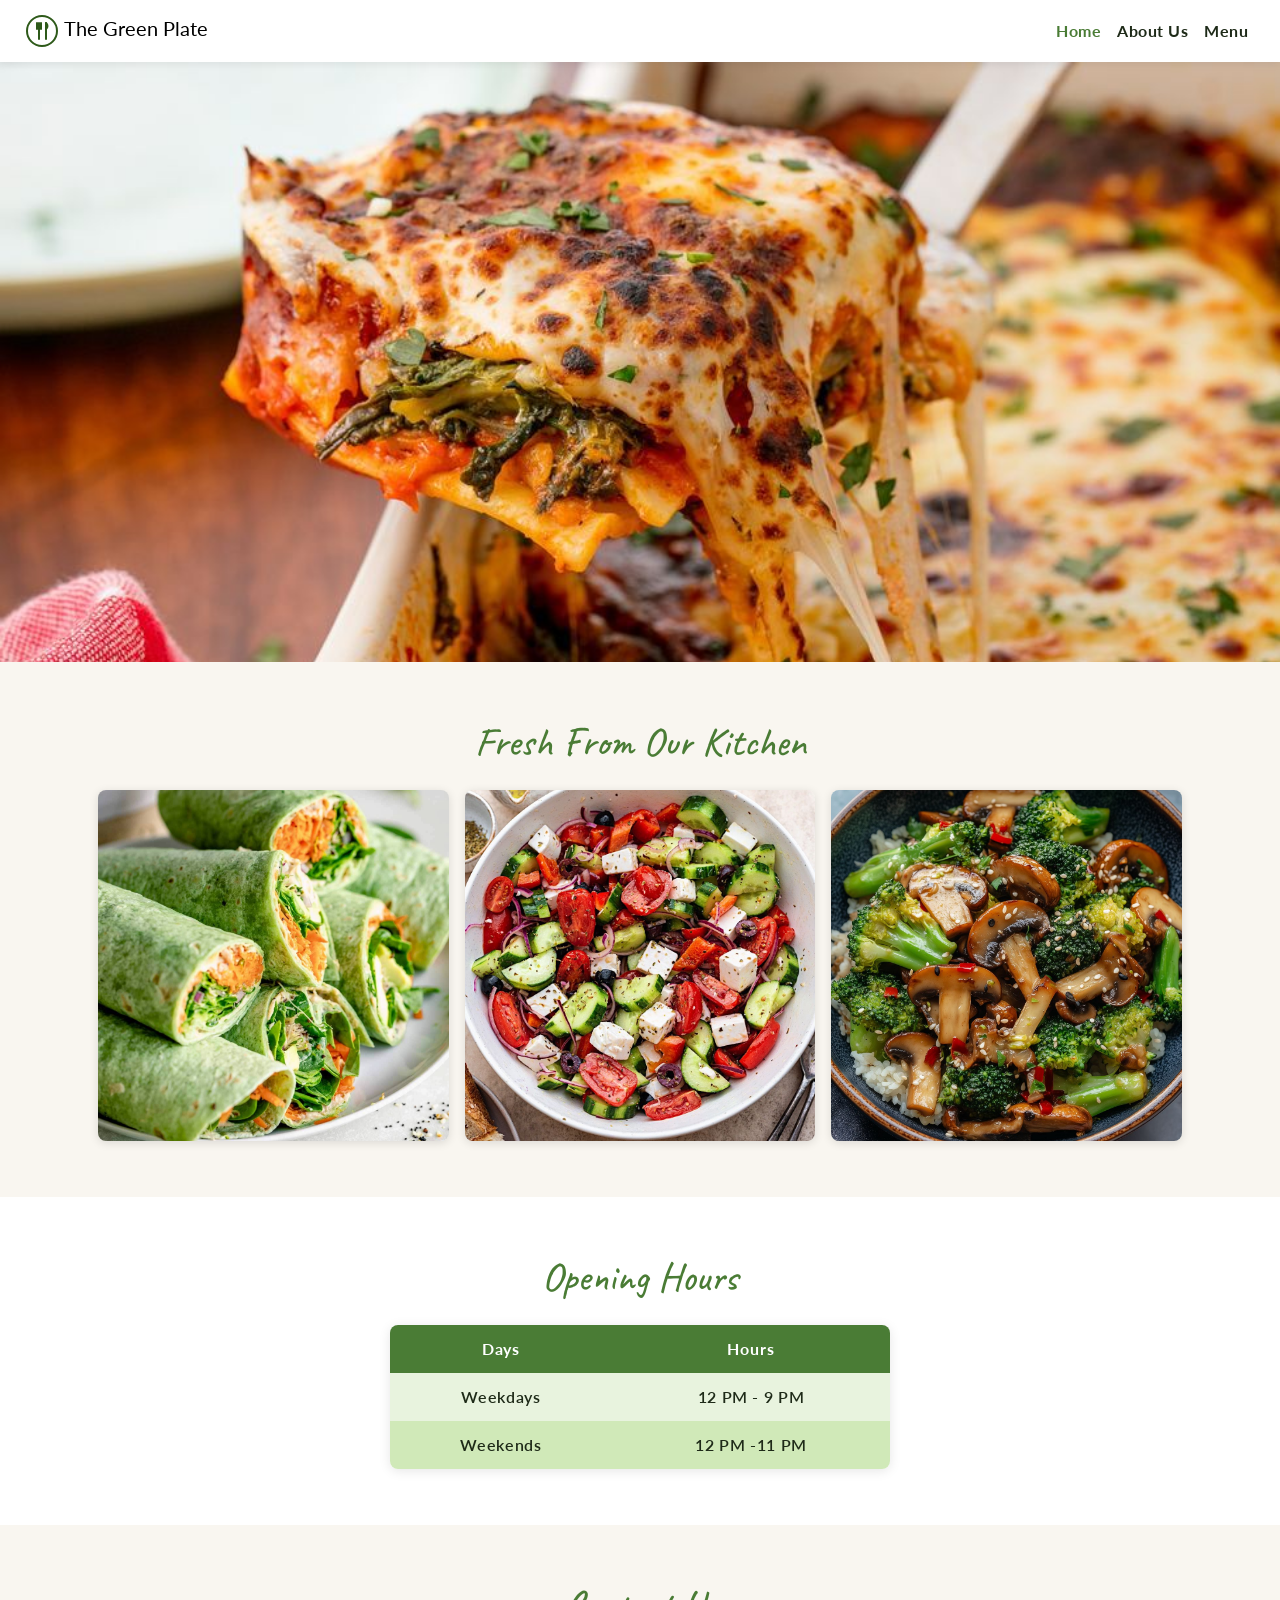
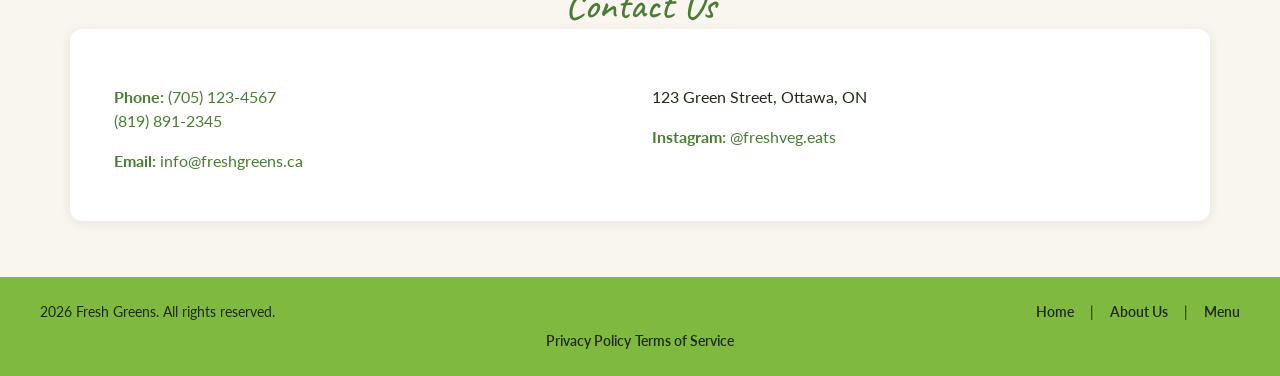
<file: index.html>
<!DOCTYPE html>
<html lang="en">

<head>
    <meta charset="UTF-8" />
    <meta name="viewport" content="width=device-width, initial-scale=1.0" />
    <meta name="description" content="The Green Plate  fresh, seasonal vegetarian dining in Ottawa, ON." />
    <title>Home | The Green Plate</title>
    <!-- Google Fonts: Caveat (display) + Lato (body) -->
    <link rel="preconnect" href="https://fonts.googleapis.com" />
    <link rel="preconnect" href="https://fonts.gstatic.com" crossorigin />
    <link href="https://fonts.googleapis.com/css2?family=Caveat:wght@500;700&family=Lato:wght@400;700&display=swap"
        rel="stylesheet" />
    <!-- Bootstrap 5.3 CSS -->
    <link href="https://cdn.jsdelivr.net/npm/bootstrap@5.3.3/dist/css/bootstrap.min.css" rel="stylesheet" />
    <!-- Animate.css – additional CSS library for entrance animations -->
    <link rel="stylesheet" href="https://cdnjs.cloudflare.com/ajax/libs/animate.css/4.1.1/animate.min.css" />
    <!-- Custom stylesheet -->
    <link rel="stylesheet" href="css/main.css" />
    <!-- Schema.org structured data for the restaurant (accessibility / SEO) -->
    <script type="application/ld+json">
        {
            "@context": "https://schema.org",
            "@type": "Restaurant",
            "name": "The Green Plate",
            "address": {
                "@type": "PostalAddress",
                "streetAddress": "123 Green Street",
                "addressLocality": "Ottawa",
                "addressRegion": "ON"
            },
            "telephone": "+17051234567",
            "email": "info@freshgreens.ca",
            "openingHours": ["Mo-Fr 12:00-21:00", "Sa-Su 12:00-23:00"],
            "servesCuisine": "Vegetarian"
        }
    </script>
</head>

<body>

    <!-- ===== Skip Navigation (keyboard / screen reader accessibility) ===== -->
    <a class="skip-link" href="#main-content">Skip to main content</a>

    <!-- ===== NAVBAR ===== -->
    <!-- role="banner" is implied by <header> — marks the site-wide header -->
    <header>
        <nav class="navbar navbar-expand-lg" aria-label="Main navigation">
            <div class="container-fluid px-3 px-md-4">

                <!-- Brand: pure CSS text logo — no image file needed -->
                <a class="navbar-brand brand-logo" href="index.html" aria-label="The Green Plate – Home">
                    <!-- SVG leaf/plate icon drawn in CSS-friendly inline SVG -->
                    <span class="brand-icon" aria-hidden="true">
                        <svg xmlns="http://www.w3.org/2000/svg" viewBox="0 0 36 36" width="36" height="36" fill="none"
                            stroke="#2e5a1a" stroke-width="2" stroke-linecap="round" stroke-linejoin="round" role="img"
                            aria-label="Leaf icon">
                            <!-- Plate circle -->
                            <circle cx="18" cy="18" r="15" />
                            <!-- Fork tines -->
                            <line x1="13" y1="10" x2="13" y2="16" />
                            <line x1="15" y1="10" x2="15" y2="16" />
                            <line x1="17" y1="10" x2="17" y2="16" />
                            <!-- Fork handle -->
                            <line x1="15" y1="16" x2="15" y2="26" />
                            <!-- Knife -->
                            <line x1="22" y1="10" x2="22" y2="26" />
                            <path d="M22 10 Q25 13 22 16" />
                        </svg>
                    </span>
                    <!-- Restaurant name styled with Caveat font -->
                    <span class="brand-text">
                        <span class="brand-the">The</span>
                        <span class="brand-name">Green Plate</span>
                    </span>
                </a>

                <!-- Hamburger toggle (visible on mobile) -->
                <button class="navbar-toggler" type="button" data-bs-toggle="collapse" data-bs-target="#mainNav"
                    aria-controls="mainNav" aria-expanded="false" aria-label="Toggle navigation menu">
                    <span class="navbar-toggler-icon"></span>
                </button>

                <!-- Collapsible nav links -->
                <div class="collapse navbar-collapse" id="mainNav">
                    <ul class="navbar-nav ms-auto" role="list">
                        <li class="nav-item" role="listitem">
                            <a class="nav-link active" aria-current="page" href="index.html">Home</a>
                        </li>
                        <li class="nav-item" role="listitem">
                            <a class="nav-link" href="about.html">About Us</a>
                        </li>
                        <li class="nav-item" role="listitem">
                            <a class="nav-link" href="menu.html">Menu</a>
                        </li>
                    </ul>
                </div>

            </div>
        </nav>
    </header>

    <!--MAIN CONTENT -->
    <main id="main-content">

        <!--Hero banner ── -->
        <section class="hero" aria-label="Hero image of fresh vegetarian food">
            <picture>
                <source srcset="images/header-image.jpg" media="(min-width: 768px)" />
                <img src="images/header-image.jpg" alt="..." />
            </picture>
        </section>

        <!-- ── Food gallery ── -->
        <section class="section-pad" aria-labelledby="gallery-heading">
            <div class="container">
                <h2 class="section-title animate__animated animate__fadeInUp" id="gallery-heading">
                    Fresh From Our Kitchen
                </h2>

                <div class="gallery-grid" role="list">
                    <div role="listitem">
                        <picture>
                            <source media="(min-width: 768px)" />
                            <img src="images/roller.jpg"
                                alt="Colour-packed fresh rice paper rolls with peanut dipping sauce" loading="lazy" />
                        </picture>
                    </div>
                    <div role="listitem">
                        <picture>
                            <source media="(min-width: 768px)" />
                            <img src="images/salad.jpg"
                                alt="Bright Greek-style salad with tomatoes, cucumber, olives and feta"
                                loading="lazy" />
                        </picture>
                    </div>
                    <div role="listitem">
                        <picture>
                            <source media="(min-width: 768px)" />
                            <img src="images/stirfy.jpg" alt="Sizzling tofu and broccoli stir-fry in a glossy sauce"
                                loading="lazy" />
                        </picture>
                    </div>
                </div>
            </div>
        </section>

        <!--Opening Hours  -->
        <section class="section-pad bg-white" aria-labelledby="hours-heading">
            <div class="container">
                <h2 class="section-title" id="hours-heading">Opening Hours</h2>

                <!-- Semantic table with proper thead/tbody for screen readers -->
                <table class="hours-table" aria-describedby="hours-heading">
                    <thead>
                        <tr>
                            <th scope="col">Days</th>
                            <th scope="col">Hours</th>
                        </tr>
                    </thead>
                    <tbody>
                        <tr>
                            <td>Weekdays</td>
                            <td>12 PM - 9 PM</td>
                        </tr>
                        <tr>
                            <td>Weekends</td>
                            <td>12 PM -11 PM</td>
                        </tr>
                    </tbody>
                </table>
            </div>
        </section>

        <!-- ── Contact ── -->
        <section class="section-pad" aria-labelledby="contact-heading">
            <div class="container">
                <h2 class="section-title" id="contact-heading">Contact Us</h2>

                <div class="contact-section row g-4">
                    <!-- Left column: phone + email -->
                    <div class="col-12 col-md-6">
                        <p>
                            <span class="contact-label">Phone: </span>
                            <a href="tel:+17051234567">(705) 123-4567</a><br />
                            <a href="tel:+18198912345">(819) 891-2345</a>
                        </p>
                        <p>
                            <span class="contact-label">Email: </span>
                            <a href="mailto:info@freshgreens.ca">info@freshgreens.ca</a>
                        </p>
                    </div>

                    <!-- Right column: address + instagram -->
                    <div class="col-12 col-md-6">
                        <p>
                            <!-- Screen readers read the aria-label instead of the emoji -->
                            <span aria-label="Location pin" role="img"></span>
                            123 Green Street, Ottawa, ON
                        </p>
                        <p>
                            <span class="contact-label">Instagram: </span>
                            <a href="https://instagram.com/freshveg.eats" target="_blank" rel="noopener noreferrer"
                                aria-label="Follow us on Instagram @freshveg.eats">
                                @freshveg.eats
                            </a>
                        </p>
                    </div>
                </div>
            </div>
        </section>

    </main>

    <!-- FOOTER  -->
    <footer>
        <div class="container-fluid px-3 px-md-4">
            <div class="row align-items-center gy-2">

                <!-- Copyright -->
                <div class="col-12 col-md-6">
                    <p class="mb-0"> 2026 Fresh Greens. All rights reserved.</p>
                </div>

                <!-- Quick links -->
                <div class="col-12 col-md-6 text-md-end">
                    <nav aria-label="Footer navigation">
                        <ul class="footer-links justify-content-md-end">
                            <li><a href="index.html">Home</a></li>
                            <li><a href="about.html">About Us</a></li>
                            <li><a href="menu.html">Menu</a></li>
                        </ul>
                    </nav>
                </div>

                <!-- Legal links -->
                <div class="col-12 text-center mt-2">
                    <a href="#" aria-label="Read our Privacy Policy">Privacy Policy</a>
                    <a href="#" aria-label="Read our Terms of Service">Terms of Service</a>
                </div>

            </div>
        </div>
    </footer>
    <script src="https://cdn.jsdelivr.net/npm/bootstrap@5.3.3/dist/js/bootstrap.bundle.min.js"></script>

</body>

</html>
</file>
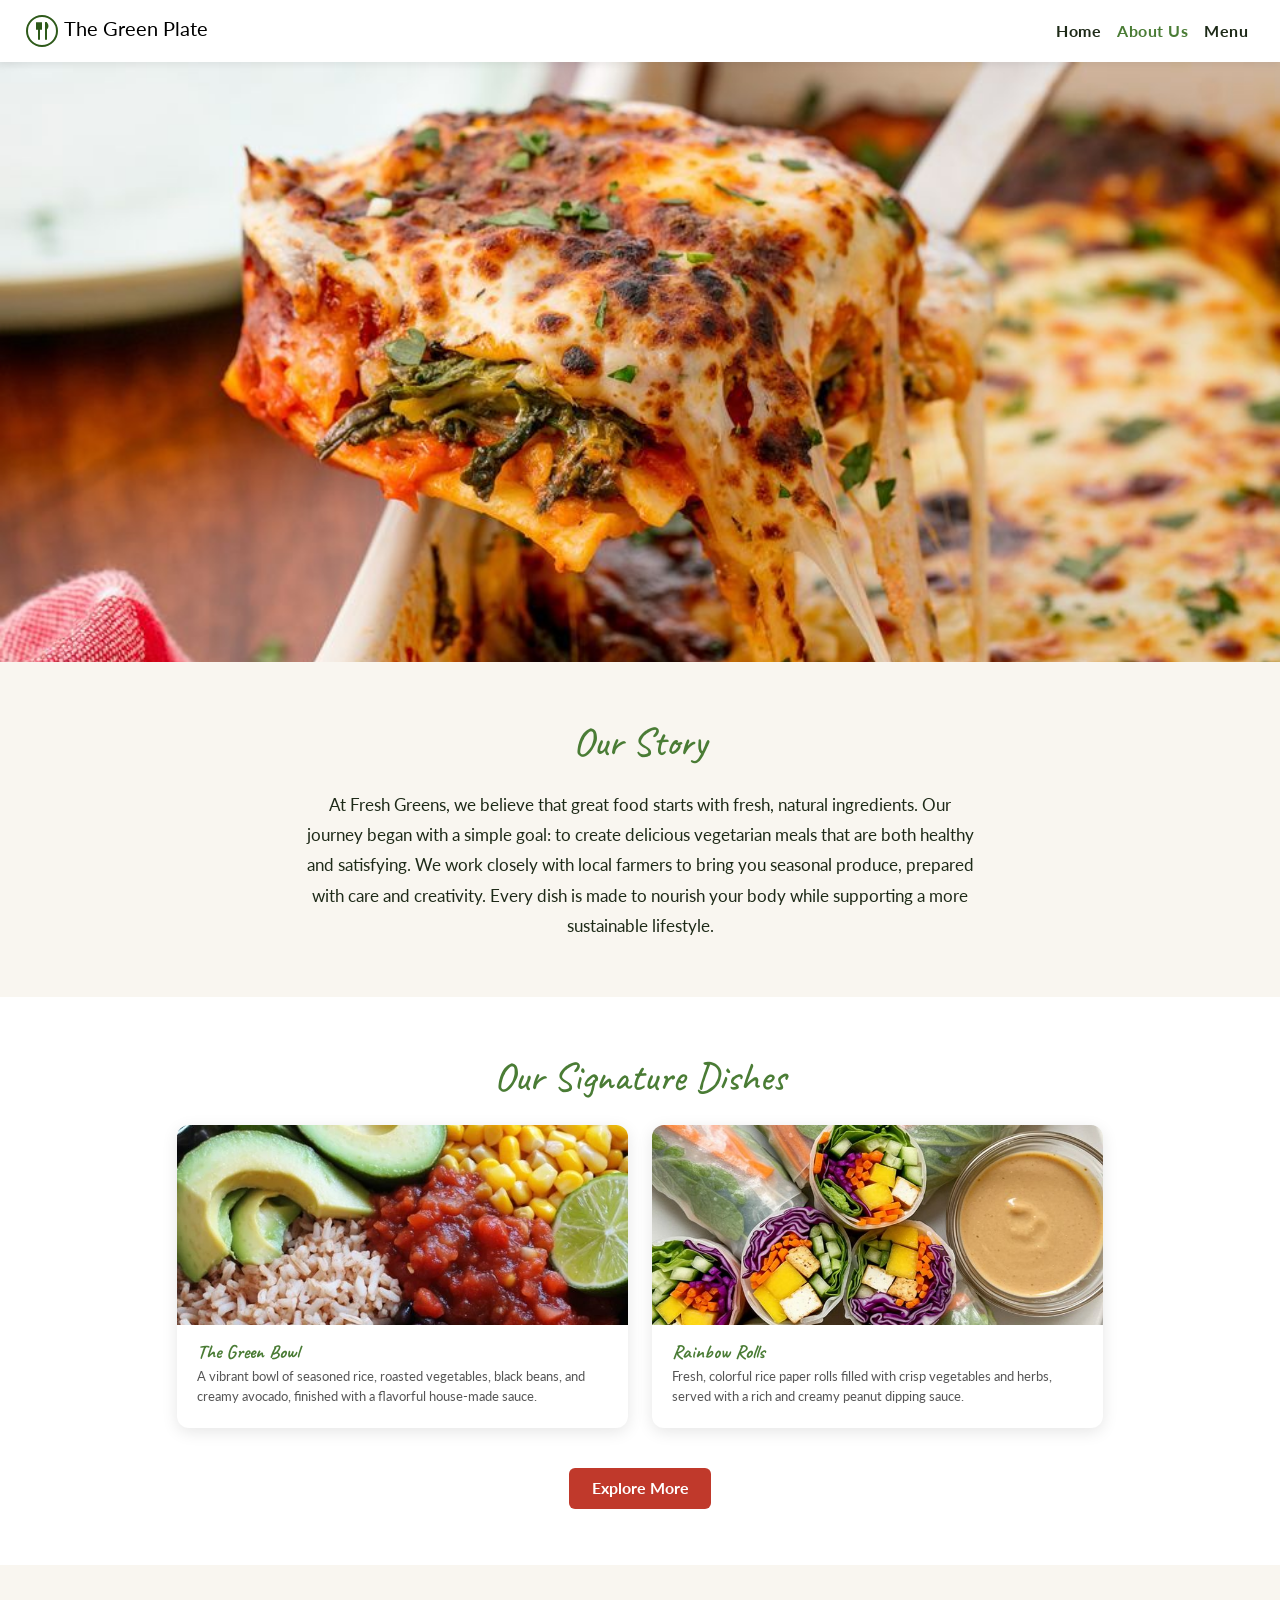
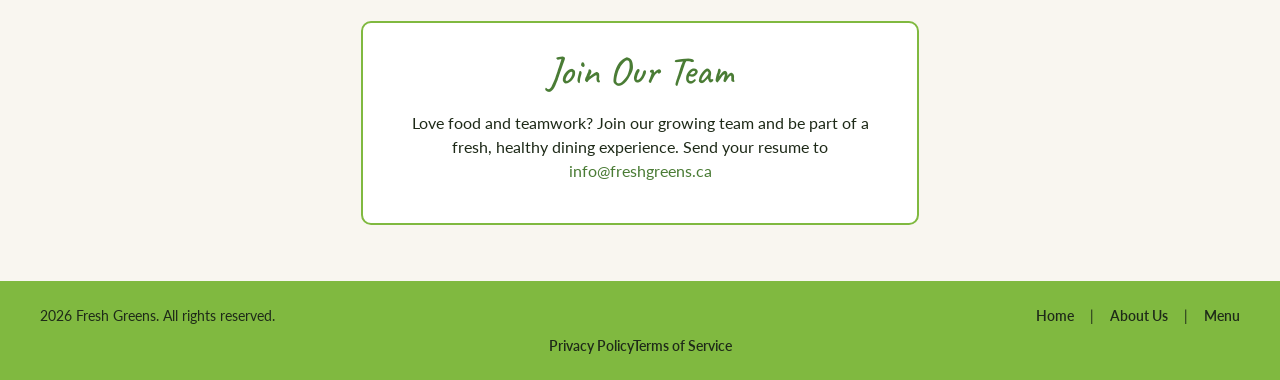
<file: about.html>
<!DOCTYPE html>
<html lang="en">

<head>
  <meta charset="UTF-8" />
  <meta name="viewport" content="width=device-width, initial-scale=1.0" />
  <meta name="description"
    content="Learn the story behind The Green Plate and discover our signature vegetarian dishes." />
  <title>About Us | The Green Plate</title>

  <!-- Google Fonts -->
  <link rel="preconnect" href="https://fonts.googleapis.com" />
  <link rel="preconnect" href="https://fonts.gstatic.com" crossorigin />
  <link href="https://fonts.googleapis.com/css2?family=Caveat:wght@500;700&family=Lato:wght@400;700&display=swap"
    rel="stylesheet" />

  <link href="https://cdn.jsdelivr.net/npm/bootstrap@5.3.3/dist/css/bootstrap.min.css" rel="stylesheet" />

  <link rel="stylesheet" href="https://cdnjs.cloudflare.com/ajax/libs/animate.css/4.1.1/animate.min.css" />
  <link rel="stylesheet" href="css/main.css" />
</head>

<body>

  <!-- Skip link  -->
  <a class="skip-link" href="#main-content">Skip to main content</a>

  <!-- ===== NAVBAR ===== -->
  <header>
    <nav class="navbar navbar-expand-lg" aria-label="Main navigation">
      <div class="container-fluid px-3 px-md-4">

        <!-- Brand: pure CSS text logo — no image file needed -->
        <a class="navbar-brand brand-logo" href="index.html" aria-label="The Green Plate – Home">
          <span class="brand-icon" aria-hidden="true">
            <svg xmlns="http://www.w3.org/2000/svg" viewBox="0 0 36 36" width="36" height="36" fill="none"
              stroke="#2e5a1a" stroke-width="2" stroke-linecap="round" stroke-linejoin="round">
              <circle cx="18" cy="18" r="15" />
              <line x1="13" y1="10" x2="13" y2="16" />
              <line x1="15" y1="10" x2="15" y2="16" />
              <line x1="17" y1="10" x2="17" y2="16" />
              <line x1="15" y1="16" x2="15" y2="26" />
              <line x1="22" y1="10" x2="22" y2="26" />
              <path d="M22 10 Q25 13 22 16" />
            </svg>
          </span>
          <span class="brand-text">
            <span class="brand-the">The</span>
            <span class="brand-name">Green Plate</span>
          </span>
        </a>

        <button class="navbar-toggler" type="button" data-bs-toggle="collapse" data-bs-target="#mainNav"
          aria-controls="mainNav" aria-expanded="false" aria-label="Toggle navigation menu">
          <span class="navbar-toggler-icon"></span>
        </button>

        <div class="collapse navbar-collapse" id="mainNav">
          <ul class="navbar-nav ms-auto" role="list">
            <li class="nav-item" role="listitem">
              <a class="nav-link" href="index.html">Home</a>
            </li>
            <li class="nav-item" role="listitem">
              <a class="nav-link active" aria-current="page" href="about.html">About Us</a>
            </li>
            <li class="nav-item" role="listitem">
              <a class="nav-link" href="menu.html">Menu</a>
            </li>
          </ul>
        </div>

      </div>
    </nav>
  </header>

  <!-- MAIN CONTENT  -->
  <main id="main-content">

    <!--  Hero  -->
    <section class="hero" aria-label="Hero banner of colourful vegetarian food">
      <picture>
        <source srcset="images/header-image.jpg" media="(min-width: 768px)" />
        <img src="images/header-image.jpg" alt="..." />
      </picture>
    </section>

    <!-- ── Our Story ── -->
    <section class="section-pad" aria-labelledby="story-heading">
      <div class="container">
        <h2 class="section-title animate__animated animate__fadeInUp" id="story-heading">Our Story</h2>

        <!-- Centre-aligned readable paragraph — max-width keeps line length comfortable -->
        <p class="story-text text-center mx-auto">
          At Fresh Greens, we believe that great food starts with fresh, natural ingredients.
          Our journey began with a simple goal: to create delicious vegetarian meals that are
          both healthy and satisfying. We work closely with local farmers to bring you seasonal
          produce, prepared with care and creativity. Every dish is made to nourish your body
          while supporting a more sustainable lifestyle.
        </p>
      </div>
    </section>

    <!-- ── Signature Dishes ── -->
    <section class="section-pad bg-white" aria-labelledby="signature-heading">
      <div class="container">
        <h2 class="section-title" id="signature-heading">Our Signature Dishes</h2>

        <div class="row g-4 justify-content-center">

          <div class="col-12 col-sm-10 col-md-5">
            <article class="signature-card" aria-label="Signature dish: Buddha Bowl">
              <picture>
                <source media="(min-width: 768px)" />
                <img src="images/Fresh-The Green-Bowl.jpg"
                  alt="Colourful Buddha bowl with seasoned rice, roasted vegetables, black beans, and creamy avocado"
                  loading="lazy" />
              </picture>
              <div class="card-body">
                <h3 class="dish-name" style="font-size:1.2rem;">The Green Bowl</h3>
                <p class="dish-desc">
                  A vibrant bowl of seasoned rice, roasted vegetables, black beans, and creamy
                  avocado, finished with a flavorful house-made sauce.
                </p>
              </div>
            </article>
          </div>

          <!-- Card 2: Rice Paper Rolls -->
          <div class="col-12 col-sm-10 col-md-5">
            <article class="signature-card" aria-label="Signature dish: Rice Paper Rolls">
              <picture>
                <source media="(min-width: 768px)" />
                <img src="images/Rainbow-Rolls.jpg"
                  alt="Fresh colourful rice paper rolls filled with vegetables and herbs, served with peanut dipping sauce"
                  loading="lazy" />
              </picture>
              <div class="card-body">
                <h3 class="dish-name" style="font-size:1.2rem;">Rainbow Rolls</h3>
                <p class="dish-desc">
                  Fresh, colorful rice paper rolls filled with crisp vegetables and herbs,
                  served with a rich and creamy peanut dipping sauce.
                </p>
              </div>
            </article>
          </div>

        </div>

        <div class="text-center mt-4">
          <a href="menu.html" class="btn-explore" aria-label="Explore our full menu">Explore More</a>
        </div>

      </div>
    </section>

    <!-- ── Join Our Team ── -->
    <section class="section-pad" aria-labelledby="team-heading">
      <div class="container">
        <div class="join-box col-12 col-md-8 col-lg-6 mx-auto">
          <h2 id="team-heading" class="section-title mb-3">Join Our Team</h2>
          <p>
            Love food and teamwork? Join our growing team and be part of a fresh,
            healthy dining experience. Send your resume to
            <a href="mailto:info@freshgreens.ca" aria-label="Email us at info@freshgreens.ca">
              info@freshgreens.ca
            </a>

          </p>
        </div>
      </div>
    </section>

  </main>

  <!-- FOOTER -->
  <footer>
    <div class="container-fluid px-3 px-md-4">
      <div class="row align-items-center gy-2">
        <div class="col-12 col-md-6">
          <p class="mb-0"> 2026 Fresh Greens. All rights reserved.</p>
        </div>
        <div class="col-12 col-md-6 text-md-end">
          <nav aria-label="Footer navigation">
            <ul class="footer-links justify-content-md-end">
              <li><a href="index.html">Home</a></li>
              <li><a href="about.html">About Us</a></li>
              <li><a href="menu.html">Menu</a></li>
            </ul>
          </nav>
        </div>
        <div class="col-12 text-center mt-2">
          <a href="#">Privacy Policy</a><a href="#">Terms of Service</a>
        </div>
      </div>
    </div>
  </footer>

  <script src="https://cdn.jsdelivr.net/npm/bootstrap@5.3.3/dist/js/bootstrap.bundle.min.js"></script>

</body>

</html>
</file>
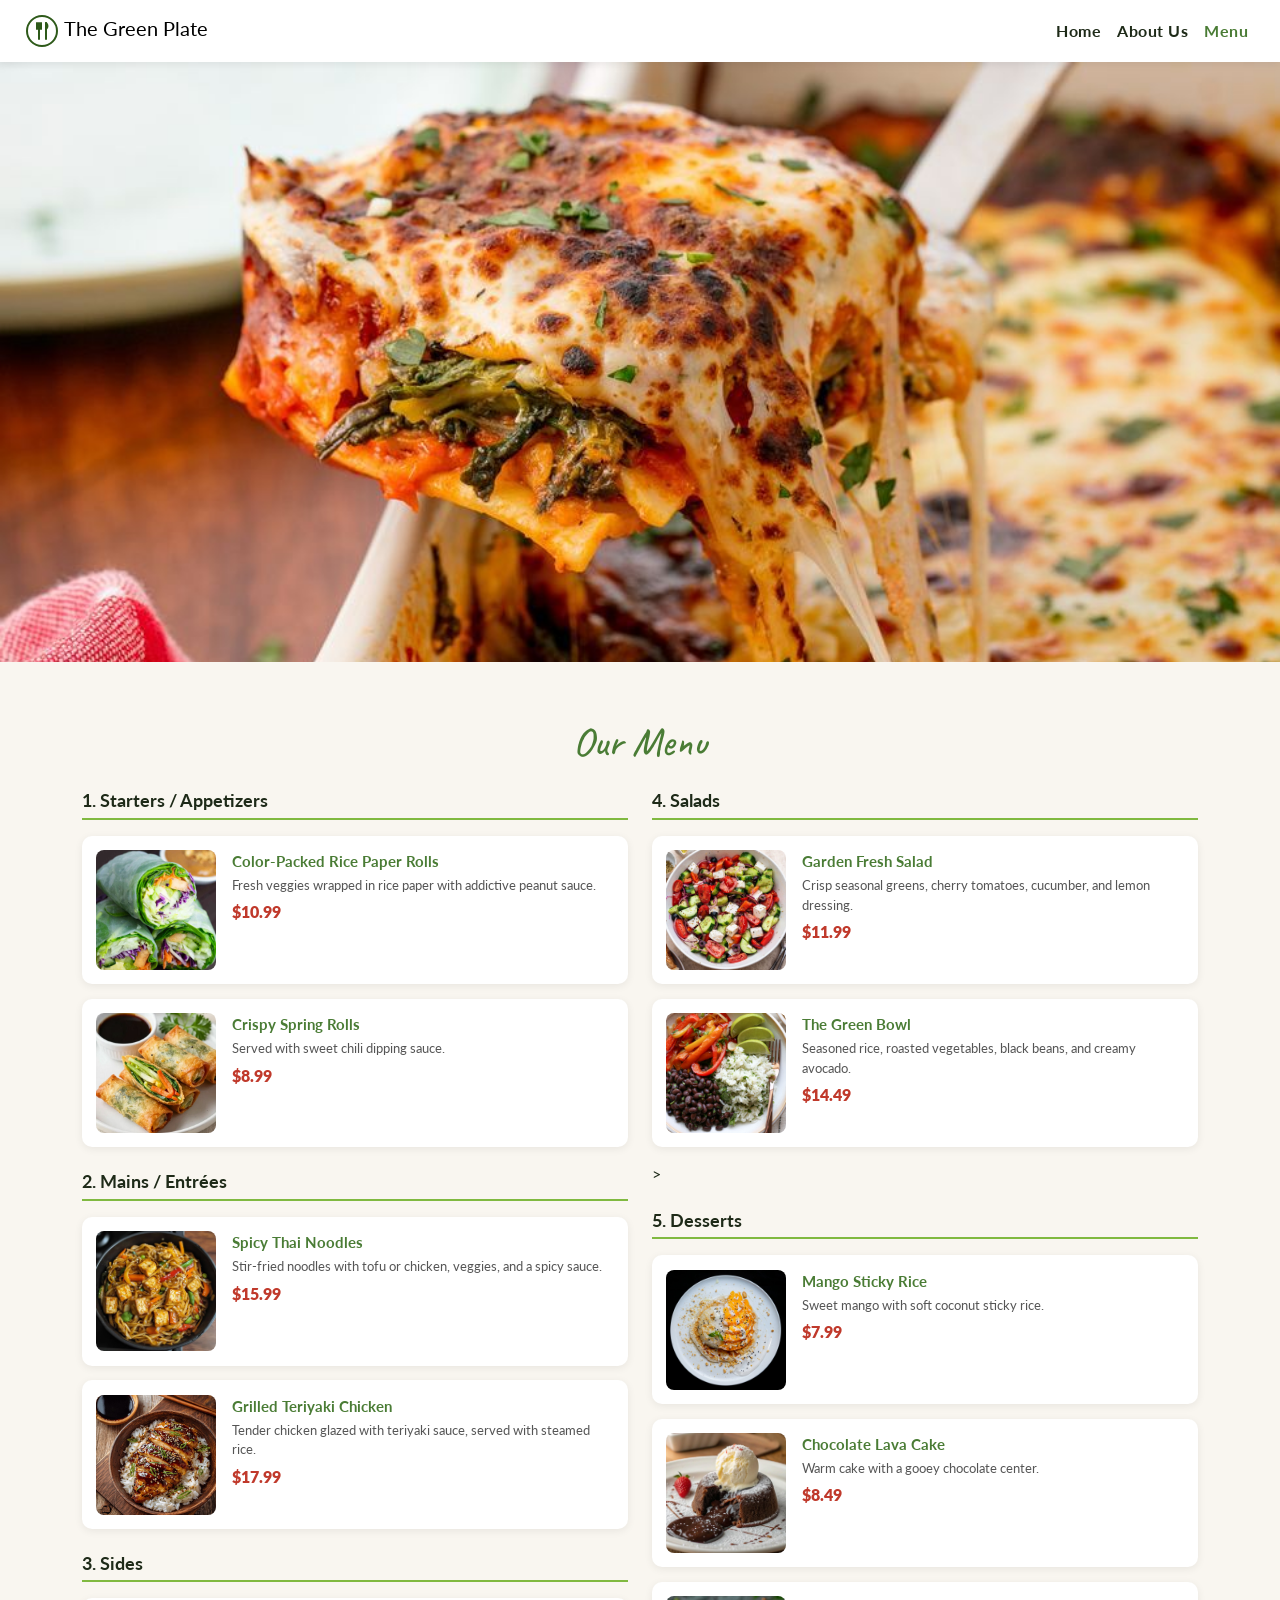
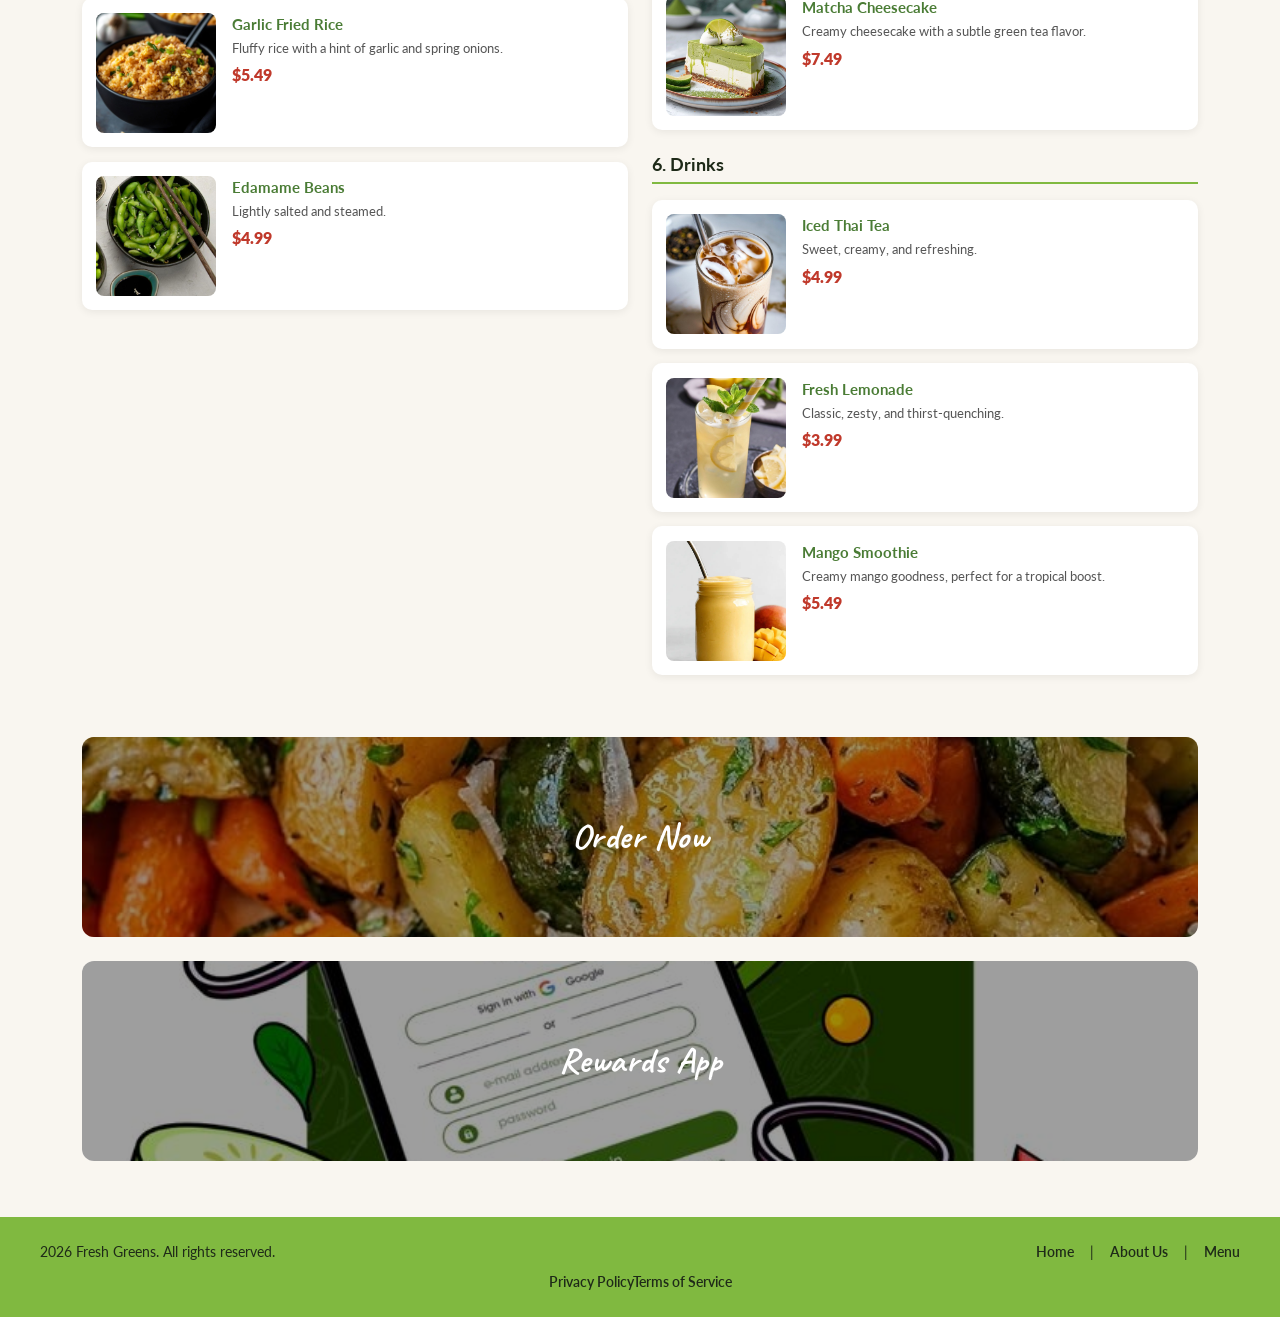
<file: menu.html>
<!DOCTYPE html>
<html lang="en">

<head>
  <meta charset="UTF-8" />
  <meta name="viewport" content="width=device-width, initial-scale=1.0" />
  <meta name="description"
    content="Browse The Green Plate's full menu — fresh vegetarian starters, mains, sides, desserts and drinks with prices." />

  <title>Menu | The Green Plate</title>
  <!-- Google Fonts -->
  <link rel="preconnect" href="https://fonts.googleapis.com" />
  <link rel="preconnect" href="https://fonts.gstatic.com" crossorigin />
  <link href="https://fonts.googleapis.com/css2?family=Caveat:wght@500;700&family=Lato:wght@400;700&display=swap"
    rel="stylesheet" />
  <!-- Bootstrap 5.3 -->
  <link href="https://cdn.jsdelivr.net/npm/bootstrap@5.3.3/dist/css/bootstrap.min.css" rel="stylesheet" />
  <!-- Animate.css (additional CSS library) -->
  <link rel="stylesheet" href="https://cdnjs.cloudflare.com/ajax/libs/animate.css/4.1.1/animate.min.css" />

  <link rel="stylesheet" href="css/main.css" />
</head>

<body>

  <a class="skip-link" href="#main-content">Skip to main content</a>

  <header>
    <nav class="navbar navbar-expand-lg" aria-label="Main navigation">
      <div class="container-fluid px-3 px-md-4">

        <!-- Brand: pure CSS text logo — no image file needed -->
        <a class="navbar-brand brand-logo" href="index.html" aria-label="The Green Plate – Home">
          <span class="brand-icon" aria-hidden="true">
            <svg xmlns="http://www.w3.org/2000/svg" viewBox="0 0 36 36" width="36" height="36" fill="none"
              stroke="#2e5a1a" stroke-width="2" stroke-linecap="round" stroke-linejoin="round">
              <circle cx="18" cy="18" r="15" />
              <line x1="13" y1="10" x2="13" y2="16" />
              <line x1="15" y1="10" x2="15" y2="16" />
              <line x1="17" y1="10" x2="17" y2="16" />
              <line x1="15" y1="16" x2="15" y2="26" />
              <line x1="22" y1="10" x2="22" y2="26" />
              <path d="M22 10 Q25 13 22 16" />
            </svg>
          </span>
          <span class="brand-text">
            <span class="brand-the">The</span>
            <span class="brand-name">Green Plate</span>
          </span>
        </a>

        <button class="navbar-toggler" type="button" data-bs-toggle="collapse" data-bs-target="#mainNav"
          aria-controls="mainNav" aria-expanded="false" aria-label="Toggle navigation menu">
          <span class="navbar-toggler-icon"></span>
        </button>

        <div class="collapse navbar-collapse" id="mainNav">
          <ul class="navbar-nav ms-auto" role="list">
            <li class="nav-item" role="listitem">
              <a class="nav-link" href="index.html">Home</a>
            </li>
            <li class="nav-item" role="listitem">
              <a class="nav-link" href="about.html">About Us</a>
            </li>
            <li class="nav-item" role="listitem">
              <a class="nav-link active" aria-current="page" href="menu.html">Menu</a>
            </li>
          </ul>
        </div>

      </div>
    </nav>
  </header>

  <!--  MAIN CONTENT -->
  <main id="main-content">

    <!-- Hero  -->
    <section class="hero" aria-label="Hero image of menu dishes">
      <picture>
        <source srcset="images/header-image.jpg" media="(min-width: 768px)" />
        <img src="images/header-image.jpg" alt="..." />
      </picture>
    </section>

    <!-- Our Menu  -->
    <section class="section-pad" aria-labelledby="menu-heading">
      <div class="container">
        <h1 class="section-title animate__animated animate__fadeInUp" id="menu-heading">Our Menu</h1>


        <div class="row g-4">


          <div class="col-12 col-md-6">

            <!-- 1. Appetizers -->
            <section aria-labelledby="starters-heading">
              <h2 class="menu-section-title" id="starters-heading">1. Starters / Appetizers</h2>

              <article class="dish-card" aria-label="Dish: Color-Packed Rice Paper Rolls">
                <picture>
                  <source media="(min-width: 768px)" />
                  <img src="images/spring-rolls.jpg" alt="Colourful rice paper rolls with peanut sauce"
                    loading="lazy" />
                </picture>
                <div class="dish-info">
                  <p class="dish-name">Color-Packed Rice Paper Rolls</p>
                  <p class="dish-desc">Fresh veggies wrapped in rice paper with addictive peanut sauce.</p>
                  <p class="dish-price" aria-label="Price: $10.99">$10.99</p>
                </div>
              </article>

              <article class="dish-card" aria-label="Dish: Crispy Spring Rolls">
                <picture>
                  <source media="(min-width: 768px)" />
                  <img src="images/chilli.jpg" alt="Crispy golden spring rolls with sweet chili sauce" loading="lazy" />
                </picture>
                <div class="dish-info">
                  <p class="dish-name">Crispy Spring Rolls</p>
                  <p class="dish-desc">Served with sweet chili dipping sauce.</p>
                  <p class="dish-price" aria-label="Price: $8.99">$8.99</p>
                </div>
              </article>
            </section><!-- /starters -->

            <!-- 2. Mains / Entrées -->
            <section aria-labelledby="mains-heading">
              <h2 class="menu-section-title mt-4" id="mains-heading">2. Mains / Entrées</h2>

              <article class="dish-card" aria-label="Dish: Spicy Thai Noodles">
                <picture>
                  <source media="(min-width: 768px)" />
                  <img src="images/noodles.jpg" alt="Spicy Thai noodles with tofu and vegetables" loading="lazy" />
                </picture>
                <div class="dish-info">
                  <p class="dish-name">Spicy Thai Noodles</p>
                  <p class="dish-desc">Stir-fried noodles with tofu or chicken, veggies, and a spicy sauce.</p>
                  <p class="dish-price" aria-label="Price: $15.99">$15.99</p>
                </div>
              </article>

              <article class="dish-card" aria-label="Dish: Grilled Teriyaki Chicken">
                <picture>
                  <source media="(min-width: 768px)" />
                  <img src="images/teryaki-chicken.jpg" alt="Grilled teriyaki chicken with steamed rice"
                    loading="lazy" />
                </picture>
                <div class="dish-info">
                  <p class="dish-name">Grilled Teriyaki Chicken</p>
                  <p class="dish-desc">Tender chicken glazed with teriyaki sauce, served with steamed rice.</p>
                  <p class="dish-price" aria-label="Price: $17.99">$17.99</p>
                </div>
              </article>
            </section>

            <!-- 3. Sides -->
            <section aria-labelledby="sides-heading">
              <h2 class="menu-section-title mt-4" id="sides-heading">3. Sides</h2>

              <article class="dish-card" aria-label="Dish: Garlic Fried Rice">
                <picture>
                  <source media="(min-width: 768px)" />
                  <img src="images/fried-rice.jpg" alt="Fluffy garlic fried rice in a bowl" loading="lazy" />
                </picture>
                <div class="dish-info">
                  <p class="dish-name">Garlic Fried Rice</p>
                  <p class="dish-desc">Fluffy rice with a hint of garlic and spring onions.</p>
                  <p class="dish-price" aria-label="Price: $5.49">$5.49</p>
                </div>
              </article>

              <article class="dish-card" aria-label="Dish: Edamame Beans">
                <picture>
                  <source media="(min-width: 768px)" />
                  <img src="images/beans.jpg" alt="Lightly salted steamed edamame beans in a bowl" loading="lazy" />
                </picture>
                <div class="dish-info">
                  <p class="dish-name">Edamame Beans</p>
                  <p class="dish-desc">Lightly salted and steamed.</p>
                  <p class="dish-price" aria-label="Price: $4.99">$4.99</p>
                </div>
              </article>
            </section>

          </div>

          <!--  RIGHT COLUMN  -->
          <div class="col-12 col-md-6">

            <!-- 4. Salads -->
            <section aria-labelledby="salads-heading">
              <h2 class="menu-section-title" id="salads-heading">4. Salads</h2>

              <article class="dish-card" aria-label="Dish: Garden Fresh Salad">
                <picture>
                  <source media="(min-width: 768px)" />
                  <img src="images/salad.jpg" alt="Bright garden salad with tomatoes, cucumber and feta"
                    loading="lazy" />
                </picture>
                <div class="dish-info">
                  <p class="dish-name">Garden Fresh Salad</p>
                  <p class="dish-desc">Crisp seasonal greens, cherry tomatoes, cucumber, and lemon dressing.</p>
                  <p class="dish-price" aria-label="Price: $11.99">$11.99</p>
                </div>
              </article>

              <article class="dish-card" aria-label="Dish: The Green Bowl">
                <picture>
                  <source media="(min-width: 768px)" />
                  <img src="images/green-bowl.jpg" alt="Vibrant Buddha bowl with rice, vegetables and avocado"
                    loading="lazy" />
                </picture>
                <div class="dish-info">
                  <p class="dish-name">The Green Bowl</p>
                  <p class="dish-desc">Seasoned rice, roasted vegetables, black beans, and creamy avocado.</p>
                  <p class="dish-price" aria-label="Price: $14.49">$14.49</p>
                </div>
              </article>
            </section>>

            <!-- 5. Desserts -->
            <section aria-labelledby="desserts-heading">
              <h2 class="menu-section-title mt-4" id="desserts-heading">5. Desserts</h2>

              <article class="dish-card" aria-label="Dish: Mango Sticky Rice">
                <picture>
                  <source media="(min-width: 768px)" />
                  <img src="images/Mango-Sticky-Rice.jpg" alt="Sweet mango slices over soft coconut sticky rice"
                    loading="lazy" />
                </picture>
                <div class="dish-info">
                  <p class="dish-name">Mango Sticky Rice</p>
                  <p class="dish-desc">Sweet mango with soft coconut sticky rice.</p>
                  <p class="dish-price" aria-label="Price: $7.99">$7.99</p>
                </div>
              </article>

              <article class="dish-card" aria-label="Dish: Chocolate Lava Cake">
                <picture>
                  <source media="(min-width: 768px)" />
                  <img src="images/Chocolate-Lava-Cake.jpg" alt="Warm chocolate lava cake with gooey center"
                    loading="lazy" />
                </picture>
                <div class="dish-info">
                  <p class="dish-name">Chocolate Lava Cake</p>
                  <p class="dish-desc">Warm cake with a gooey chocolate center.</p>
                  <p class="dish-price" aria-label="Price: $8.49">$8.49</p>
                </div>
              </article>

              <article class="dish-card" aria-label="Dish: Matcha Cheesecake">
                <picture>
                  <source media="(min-width: 768px)" />
                  <img src="images/Matcha-Cheesecake.jpg" alt="Creamy green matcha cheesecake slice on a plate"
                    loading="lazy" />
                </picture>
                <div class="dish-info">
                  <p class="dish-name">Matcha Cheesecake</p>
                  <p class="dish-desc">Creamy cheesecake with a subtle green tea flavor.</p>
                  <p class="dish-price" aria-label="Price: $7.49">$7.49</p>
                </div>
              </article>
            </section>

            <!-- 6. Drinks -->
            <section aria-labelledby="drinks-heading">
              <h2 class="menu-section-title mt-4" id="drinks-heading">6. Drinks</h2>

              <article class="dish-card" aria-label="Dish: Iced Thai Tea">
                <picture>
                  <source media="(min-width: 768px)" />
                  <img src="images/Iced-Thai-Tea.jpg" alt="Tall glass of creamy iced Thai tea" loading="lazy" />
                </picture>
                <div class="dish-info">
                  <p class="dish-name">Iced Thai Tea</p>
                  <p class="dish-desc">Sweet, creamy, and refreshing.</p>
                  <p class="dish-price" aria-label="Price: $4.99">$4.99</p>
                </div>
              </article>

              <article class="dish-card" aria-label="Dish: Fresh Lemonade">
                <picture>
                  <source media="(min-width: 768px)" />
                  <img src="images/Fresh-Lemonade.jpg" alt="Glass of fresh homemade lemonade with ice and lemon slices"
                    loading="lazy" />
                </picture>
                <div class="dish-info">
                  <p class="dish-name">Fresh Lemonade</p>
                  <p class="dish-desc">Classic, zesty, and thirst-quenching.</p>
                  <p class="dish-price" aria-label="Price: $3.99">$3.99</p>
                </div>
              </article>

              <article class="dish-card" aria-label="Dish: Mango Smoothie">
                <picture>
                  <source media="(min-width: 768px)" />
                  <img src="images/Mango-Smoothie.jpg" alt="Creamy mango smoothie in a tall glass" loading="lazy" />
                </picture>
                <div class="dish-info">
                  <p class="dish-name">Mango Smoothie</p>
                  <p class="dish-desc">Creamy mango goodness, perfect for a tropical boost.</p>
                  <p class="dish-price" aria-label="Price: $5.49">$5.49</p>
                </div>
              </article>
            </section>

          </div>
        </div>

        <!-- Lunch Combo Banner (clickable image)  -->
        <a href="#" class="combo-banner mt-5 d-block" aria-label="Order Now" role="button">
          <img src="images/FOOD.jpg" alt="Order Now" loading="lazy" />
          <div class="banner-overlay">
            <span class="banner-label">Order Now</span>
          </div>
        </a>

        <!--  Rewards Banner (clickable image) -->
        <a href="#" class="rewards-box mt-4 d-block" aria-label="Rewards App" role="button">
          <img src="images/app.jpg" alt="Rewards App" loading="lazy" />
          <div class="banner-overlay">
            <span class="banner-label">Rewards App</span>
          </div>
        </a>

      </div>
    </section>

  </main>

  <!-- FOOTER  -->
  <footer>
    <div class="container-fluid px-3 px-md-4">
      <div class="row align-items-center gy-2">
        <div class="col-12 col-md-6">
          <p class="mb-0"> 2026 Fresh Greens. All rights reserved.</p>
        </div>
        <div class="col-12 col-md-6 text-md-end">
          <nav aria-label="Footer navigation">
            <ul class="footer-links justify-content-md-end">
              <li><a href="index.html">Home</a></li>
              <li><a href="about.html">About Us</a></li>
              <li><a href="menu.html">Menu</a></li>
            </ul>
          </nav>
        </div>
        <div class="col-12 text-center mt-2">
          <a href="#">Privacy Policy</a><a href="#">Terms of Service</a>
        </div>
      </div>
    </div>
  </footer>

  <!-- Bootstrap JS -->
  <script src="https://cdn.jsdelivr.net/npm/bootstrap@5.3.3/dist/js/bootstrap.bundle.min.js"></script>

</body>

</html>
</file>
<file: css/main.css>
:root {
  /* Brand colours */
  --clr-primary:   #4a7c35;   /* dark green — main brand */
  --clr-secondary: #80b940;   /* lime green  — accents / footer bg */
  --clr-accent:    #c0392b;   /* red         — CTA buttons / nav open */
  --clr-light:     #f9f6f0;   /* warm off-white background */
  --clr-dark:      #1e2a18;   /* near-black text */
  --clr-muted:     #5a6b4e;   /* muted green for subtitles */

  /* Bootstrap colour overrides */
  --bs-primary:        var(--clr-primary);
  --bs-primary-rgb:    74, 124, 53;
  --bs-link-color:     var(--clr-primary);
  --bs-body-bg:        var(--clr-light);
  --bs-body-color:     var(--clr-dark);

  /* Typography */
  --font-display: 'Caveat', cursive;          /* headings / display */
  --font-body:    'Lato', sans-serif;         /* body copy */

  /* Spacing */
  --section-gap: 3.5rem;
}

/* ---------- Base ---------- */
*, *::before, *::after { box-sizing: border-box; }

body {
  font-family: var(--font-body);
  background-color: var(--clr-light);
  color: var(--clr-dark);
}

h1, h2, h3, h4 {
  font-family: var(--font-display);
  color: var(--clr-primary);
}

a {
  color: var(--clr-primary);
  text-decoration: none;
}
a:hover { color: var(--clr-accent); text-decoration: underline; }

img {
  /* Images scale to their container and never overflow */
  max-width: 100%;
  height: auto;
  display: block;
}

/* ---------- Skip Link (accessibility) ---------- */
.skip-link {
  position: absolute;
  top: -999px;
  left: 0;
  background: var(--clr-accent);
  color: #fff;
  padding: .5rem 1rem;
  z-index: 9999;
  font-weight: 700;
  border-radius: 0 0 4px 0;
}
.skip-link:focus { top: 0; }

/* ---------- Navbar ---------- */
.navbar {
  background-color: #fff;
  box-shadow: 0 2px 8px rgba(0,0,0,.08);
}

/* Logo image inside navbar */
.navbar-brand img {
  height: 60px;
  width: auto;
}

/* Hamburger lines — custom green colour */
.navbar-toggler {
  border: none;
  padding: .25rem .5rem;
}
.navbar-toggler:focus { box-shadow: 0 0 0 3px rgba(74,124,53,.35); }

.navbar-toggler-icon {
  /* Override Bootstrap default with green lines */
  background-image: url("data:image/svg+xml,%3Csvg xmlns='http://www.w3.org/2000/svg' viewBox='0 0 30 30'%3E%3Cpath stroke='%234a7c35' stroke-width='2.5' stroke-linecap='round' d='M4 7h22M4 15h22M4 23h22'/%3E%3C/svg%3E");
}

/* Nav links */
.navbar-nav .nav-link {
  font-family: var(--font-body);
  font-weight: 700;
  font-size: 1rem;
  color: var(--clr-dark);
  padding: .5rem 1rem;
  letter-spacing: .03em;
  transition: color .2s;
}
.navbar-nav .nav-link:hover,
.navbar-nav .nav-link.active {
  color: var(--clr-primary);
}

/* Mobile nav dropdown background */
@media (max-width: 991.98px) {
  .navbar-collapse {
    background-color: var(--clr-accent);
    border-radius: 0 0 8px 8px;
    padding: 1rem 1.5rem;
  }
  .navbar-nav .nav-link {
    color: #fff;
    font-size: 1.25rem;
  }
  .navbar-nav .nav-link:hover { color: var(--clr-light); }
}

/* ---------- Hero Banner ---------- */
.hero {
  width: 100%;
  overflow: hidden;
  max-height: 420px;
}
.hero picture,
.hero img {
  width: 100%;
  height: 100%;
  object-fit: cover;
  object-position: center;
}

/* ---------- Section headings ---------- */
.section-title {
  font-family: var(--font-display);
  font-size: clamp(1.75rem, 4vw, 2.5rem);
  color: var(--clr-primary);
  text-align: center;
  margin-bottom: 1.5rem;
}

/* ---------- Home page — gallery thumbnails ---------- */
.gallery-grid {
  display: grid;
  grid-template-columns: repeat(auto-fit, minmax(140px, 1fr));
  gap: 1rem;
  padding: 0 1rem;
}
.gallery-grid img {
  width: 100%;
  aspect-ratio: 1 / 1;
  object-fit: cover;
  border-radius: 8px;
  box-shadow: 0 2px 10px rgba(0,0,0,.12);
  transition: transform .3s, box-shadow .3s;
}
.gallery-grid img:hover {
  transform: scale(1.04);
  box-shadow: 0 6px 20px rgba(0,0,0,.2);
}

/* ---------- Opening Hours table ---------- */
.hours-table {
  border-collapse: collapse;
  width: 100%;
  max-width: 500px;
  margin: 0 auto;
  border-radius: 8px;
  overflow: hidden;
  box-shadow: 0 2px 12px rgba(0,0,0,.1);
}
.hours-table thead tr {
  background-color: var(--clr-primary);
  color: #fff;
}
.hours-table thead th {
  padding: .75rem 1.25rem;
  font-family: var(--font-body);
  font-weight: 700;
  text-align: center;
  letter-spacing: .05em;
}
.hours-table tbody tr:nth-child(odd)  { background-color: #e8f3de; }
.hours-table tbody tr:nth-child(even) { background-color: #d0e9b8; }
.hours-table tbody td {
  padding: .75rem 1.25rem;
  text-align: center;
  font-weight: 600;
  letter-spacing: .04em;
}

/* ---------- Contact section ---------- */
.contact-section {
  background-color: #fff;
  border-radius: 12px;
  padding: 2rem;
  box-shadow: 0 2px 12px rgba(0,0,0,.08);
}
.contact-label {
  font-weight: 700;
  color: var(--clr-primary);
}

/* ---------- About page — story text ---------- */
.story-text {
  font-size: 1.05rem;
  line-height: 1.8;
  max-width: 680px;
  margin: 0 auto;
}

/* Signature dish cards */
.signature-card {
  background: #fff;
  border-radius: 12px;
  overflow: hidden;
  box-shadow: 0 4px 16px rgba(0,0,0,.1);
  transition: transform .3s;
}
.signature-card:hover { transform: translateY(-4px); }
.signature-card img {
  width: 100%;
  height: 200px;
  object-fit: cover;
}
.signature-card .card-body { padding: 1rem 1.25rem; }

/* Explore button */
.btn-explore {
  background-color: var(--clr-accent);
  color: #fff;
  border: none;
  padding: .55rem 1.4rem;
  border-radius: 6px;
  font-weight: 700;
  transition: background .2s, transform .2s;
  display: inline-block;
  margin-top: 1rem;
}
.btn-explore:hover {
  background-color: #a93226;
  color: #fff;
  transform: scale(1.03);
}

/* Join team box */
.join-box {
  background: #fff;
  border: 2px solid var(--clr-secondary);
  border-radius: 10px;
  padding: 1.5rem 2rem;
  text-align: center;
}

/* ---------- Menu page ---------- */
.menu-section-title {
  font-family: var(--font-body);
  font-weight: 700;
  font-size: 1.1rem;
  color: var(--clr-dark);
  border-bottom: 2px solid var(--clr-secondary);
  padding-bottom: .4rem;
  margin-bottom: 1rem;
}

/* Individual menu dish card */
.dish-card {
  display: flex;
  gap: 1rem;
  align-items: flex-start;
  background: #fff;
  border-radius: 10px;
  padding: .9rem;
  margin-bottom: .9rem;
  box-shadow: 0 2px 8px rgba(0,0,0,.07);
  transition: box-shadow .25s;
}
.dish-card:hover { box-shadow: 0 4px 16px rgba(0,0,0,.14); }
.dish-card img {
  width: 90px;
  height: 90px;
  object-fit: cover;
  border-radius: 8px;
  flex-shrink: 0;
}
.dish-info { flex: 1; }
.dish-name {
  font-weight: 700;
  color: var(--clr-primary);
  font-size: .95rem;
  margin-bottom: .2rem;
}
.dish-desc {
  font-size: .82rem;
  color: #555;
  margin-bottom: .3rem;
  line-height: 1.5;
}
.dish-price {
  font-weight: 800;
  color: var(--clr-accent);
  font-size: 1rem;
}

/* ---------- Clickable image banners (combo + rewards) ---------- */
.combo-banner,
.rewards-box {
  position: relative;
  border-radius: 12px;
  overflow: hidden;
  display: block;
  text-decoration: none;
  cursor: pointer;
}

.combo-banner img,
.rewards-box img {
  width: 100%;
  height: 200px;
  object-fit: cover;
  opacity: 1;
  display: block;
  transition: transform 0.3s;
}

.combo-banner:hover img,
.rewards-box:hover img {
  transform: scale(1.03);
}

.banner-overlay {
  position: absolute;
  inset: 0;
  background: rgba(0, 0, 0, 0.38);
  display: flex;
  align-items: center;
  justify-content: center;
  transition: background 0.2s;
}

.combo-banner:hover .banner-overlay,
.rewards-box:hover .banner-overlay {
  background: rgba(0, 0, 0, 0.52);
}

.banner-label {
  font-family: var(--font-display);
  font-size: 2.2rem;
  color: #fff;
  font-weight: 700;
  letter-spacing: 0.5px;
  text-align: center;
}

/* ---------- Footer ---------- */
footer {
  background-color: var(--clr-secondary);
  color: var(--clr-dark);
  padding: 1.5rem 1rem;
  font-size: .9rem;
}
footer a { color: var(--clr-dark); font-weight: 600; }
footer a:hover { color: var(--clr-primary); }
.footer-links { list-style: none; padding: 0; margin: 0; display: flex; flex-wrap: wrap; gap: .5rem 1rem; }
.footer-links li + li::before { content: '|'; margin-right: 1rem; }

/* ---------- Utility ---------- */
.section-pad { padding-top: var(--section-gap); padding-bottom: var(--section-gap); }
.text-green  { color: var(--clr-primary)  }
.text-red    { color: var(--clr-accent) ; }

/* ---------- Responsive tweaks ---------- */
@media (min-width: 768px) {
  /* Tablet: hero taller */
  .hero { max-height: 520px; }

  /* Gallery 3-up on tablet */
  .gallery-grid { grid-template-columns: repeat(3, 1fr); }
}

@media (min-width: 992px) {
  /* Desktop: hero full height */
  .hero { max-height: 600px; }

  /* Larger dish card images on desktop */
  .dish-card img { width: 120px; height: 120px; }
}
</file>
